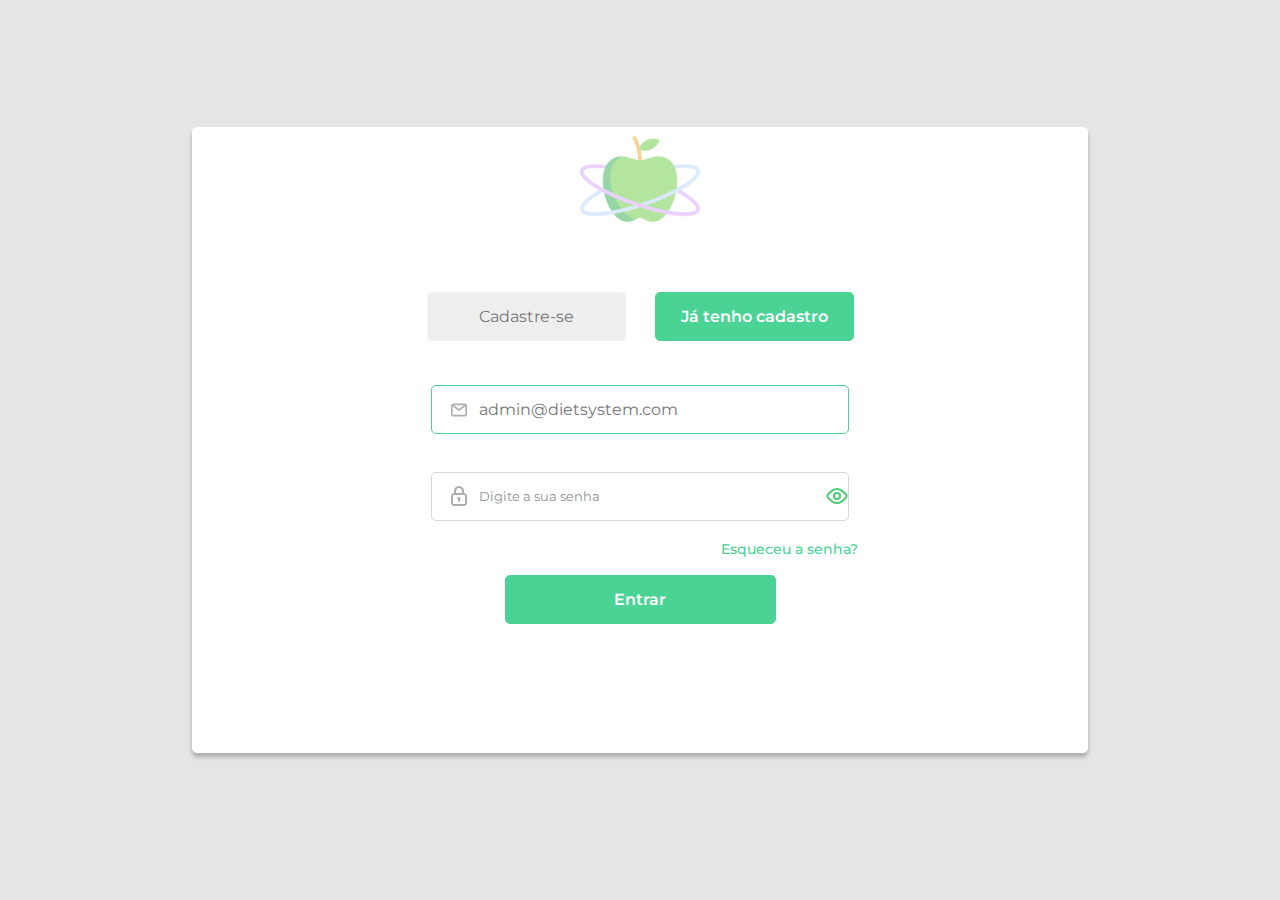
<file: index.html>
<!DOCTYPE html>

<html>

<head>
    <meta charset="utf-8" />
    <meta http-equiv="X-UA-Compatible" content="IE=edge" />
    <title></title>
    <meta name="description" content="" />
    <meta name="viewport" content="width=device-width, initial-scale=1" />
    <link rel="stylesheet" href="./style.css" />
    <link rel="preconnect" href="https://fonts.googleapis.com" />
    <link rel="preconnect" href="https://fonts.gstatic.com" crossorigin />
    <link href="https://fonts.googleapis.com/css2?family=Montserrat:wght@100;300;400;500;600&display=swap"
        rel="stylesheet" />
    <link rel="stylesheet" href="https://cdnjs.cloudflare.com/ajax/libs/font-awesome/4.7.0/css/font-awesome.min.css" />

</head>

<body>
    <main>
        <div class="conteiner">
            <img src="./images/apple (1) 1.svg" alt="logo-aplle" id="logo" />
            <form action="./cadastro.html" method="get">
                <button id="cadastro" class="button"> Cadastre-se</button>
            </form>
            <input type="button" value="Já tenho cadastro" id="ja-cadastrado" class="button" />
            <div class="usuario">
                <img src="./images/mail.svg" alt="icon-email" class="input-icon" />
                <input type="text" placeholder="admin@dietsystem.com" name="usuario" id="user-campo" />
            </div>
            <div class="senha">
                <img src="./images/senha.svg" alt="icon-senha" class="input-icon" />
                <input type="password" placeholder="Digite a sua senha" name="senha" id="senha-campo" />
                <img src="./images/view-senha.svg" alt="icon-view" id="viewer">
            </div>
            <a href="./recupera-senha.html" id="esqueci">Esqueceu a senha?</a>
            <input type="Submit" value="Entrar" id="login" class="button" />
        </div>

    </main>


</body>

</html>
</file>
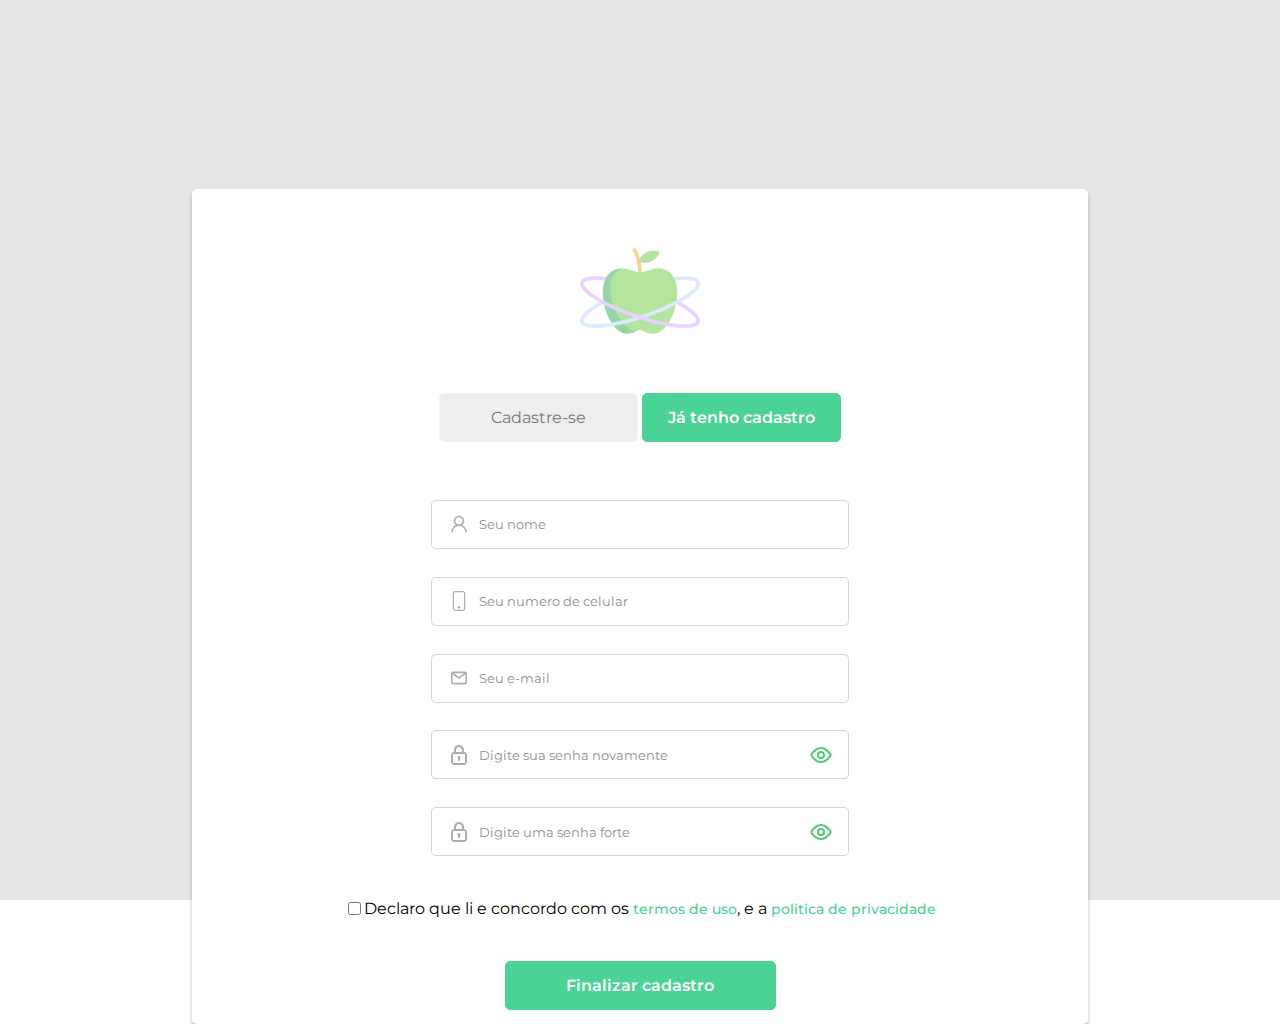
<file: cadastro.html>
<!DOCTYPE html>

<html>

<head>
    <meta charset="utf-8" />
    <meta http-equiv="X-UA-Compatible" content="IE=edge" />
    <title></title>
    <meta name="description" content="" />
    <meta name="viewport" content="width=device-width, initial-scale=1" />
    <link rel="stylesheet" href="./style.css" />
    <link rel="preconnect" href="https://fonts.googleapis.com" />
    <link rel="preconnect" href="https://fonts.gstatic.com" crossorigin />
    <link href="https://fonts.googleapis.com/css2?family=Montserrat:wght@100;300;400;500;600&display=swap"
        rel="stylesheet" />
    <link rel="stylesheet" href="https://cdnjs.cloudflare.com/ajax/libs/font-awesome/4.7.0/css/font-awesome.min.css" />
</head>

<body>
    <main id="diff">
        <div class="conteiner3">
            <img src="./images/apple (1) 1.svg" alt="logo-aplle" id="logo1" />

            <div class="buttons">
                <button id="cadastro1" class="button">Cadastre-se</button>
                <button id="ja-cadastrado1" class="button"> Já tenho cadastro</button>
            </div>
            <div class="campos" id="nome">
                <img src="./images/user.svg" alt="icon-senha" class="input-icon" />
                <input type="text" placeholder="Seu nome" name="senha" class="campo" />
            </div>
            <div class="campos" id="phone">
                <img src="./images/phone.svg" alt="icon-senha" class="input-icon" />
                <input type="text" placeholder="Seu numero de celular" name="telefone" data-mask="(00) 0000-0000"
                    data-mask-selectonfocus="true" class="campo" />
            </div>
            <div class="campos" id="email">
                <img src="./images/mail.svg" alt="icon-senha" class="input-icon" />
                <input type="text" placeholder="Seu e-mail" name="senha" class="campo" />
            </div>
            <div class="senha" id="senha1">
                <img src="./images/senha.svg" alt="icon-senha" class="input-icon" />
                <input type="password" placeholder="Digite sua senha novamente" name="senha" id="senha-campo" />
                <img src="./images/view-senha.svg" alt="icon-view" id="viewer-novs" />
            </div>
            <div class="senha2" id="senha2">
                <img src="./images/senha.svg" alt="icon-senha" class="input-icon" />
                <input type="password" placeholder="Digite uma senha forte" name="senha" id="senha-campo" />
                <img src="./images/view-senha.svg" alt="icon-view" id="viewer-novs" />
            </div>
            <div class="termo">
                <input type="checkbox" name="sa" id="concordo" />
                <div class="texto">
                    <p>Declaro que li e concordo com os<a href="#"> termos de uso</a>, e a <a href="#">politica de
                            privacidade</a></p>
                </div>

            </div>
            <input type="Submit" value="Finalizar cadastro" id="cadastrar" class="button" />
        </div>




        </div>
    </main>
</body>

</html>
</file>
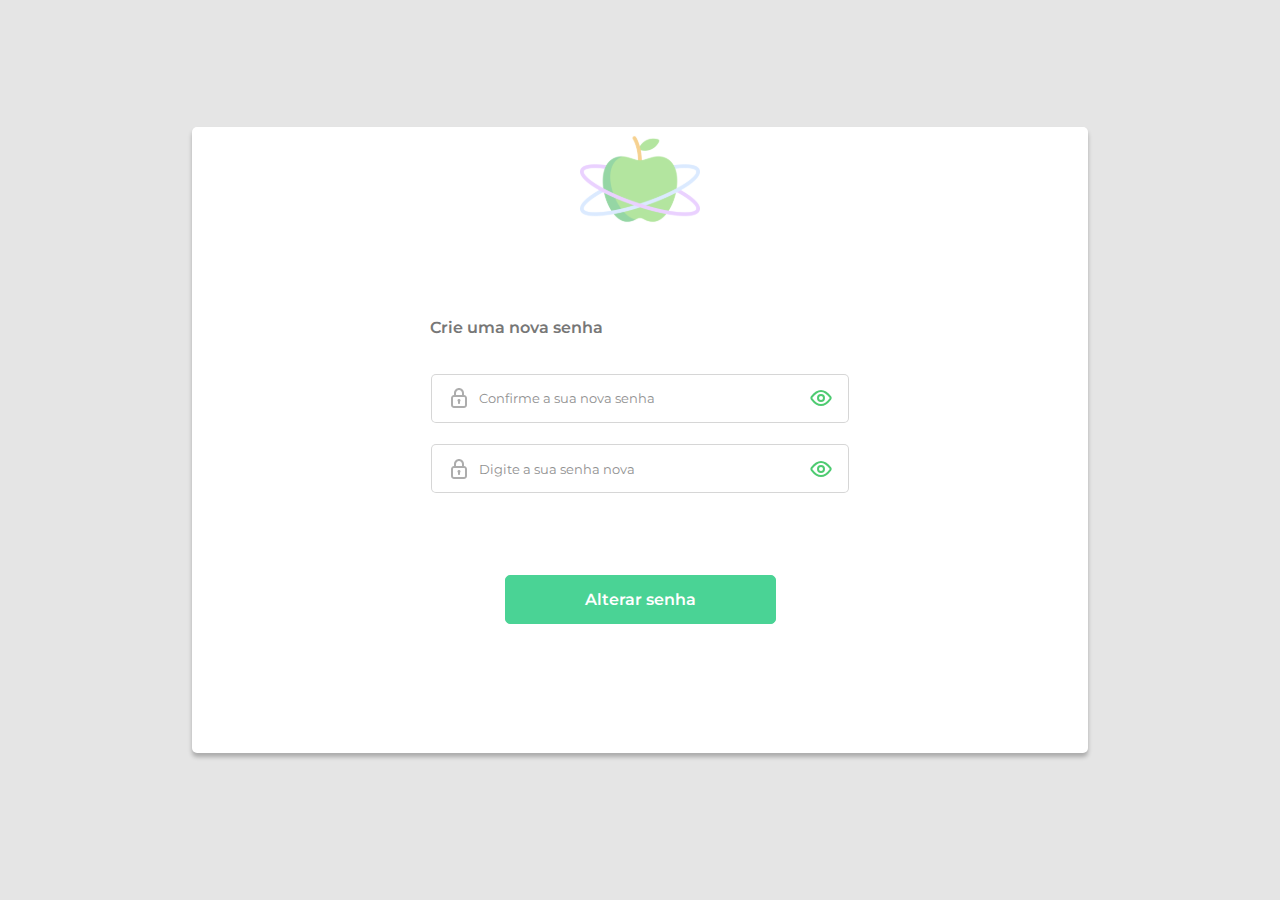
<file: nova-senha.html>
<!DOCTYPE html>

<html>

<head>
    <meta charset="utf-8" />
    <meta http-equiv="X-UA-Compatible" content="IE=edge" />
    <title></title>
    <meta name="description" content="" />
    <meta name="viewport" content="width=device-width, initial-scale=1" />
    <link rel="stylesheet" href="./style.css" />
    <link rel="preconnect" href="https://fonts.googleapis.com" />
    <link rel="preconnect" href="https://fonts.gstatic.com" crossorigin />
    <link href="https://fonts.googleapis.com/css2?family=Montserrat:wght@100;300;400;500;600&display=swap"
        rel="stylesheet" />
    <link rel="stylesheet" href="https://cdnjs.cloudflare.com/ajax/libs/font-awesome/4.7.0/css/font-awesome.min.css" />

</head>

<body>
    <main>
        <div class="conteiner">
            <img src="./images/apple (1) 1.svg" alt="logo-aplle" id="logo" />
            <Label>Crie uma nova senha</Label>
            <div class="senha">
                <img src="./images/senha.svg" alt="icon-senha" class="input-icon" />
                <input type="password" placeholder="Digite a sua senha nova" name="senha" id="senha-campo" />
                <img src="./images/view-senha.svg" alt="icon-view" id="viewer-novs">
            </div>
            <div class="senha2">
                <img src="./images/senha.svg" alt="icon-senha" class="input-icon" />
                <input type="password" placeholder="Confirme a sua nova senha" name="senha" id="senha-campo" />
                <img src="./images/view-senha.svg" alt="icon-view" id="viewer-novs">
            </div>
            <input type="Submit" value="Alterar senha" id="login" class="button" />
        </div>

    </main>


</body>

</html>
</file>
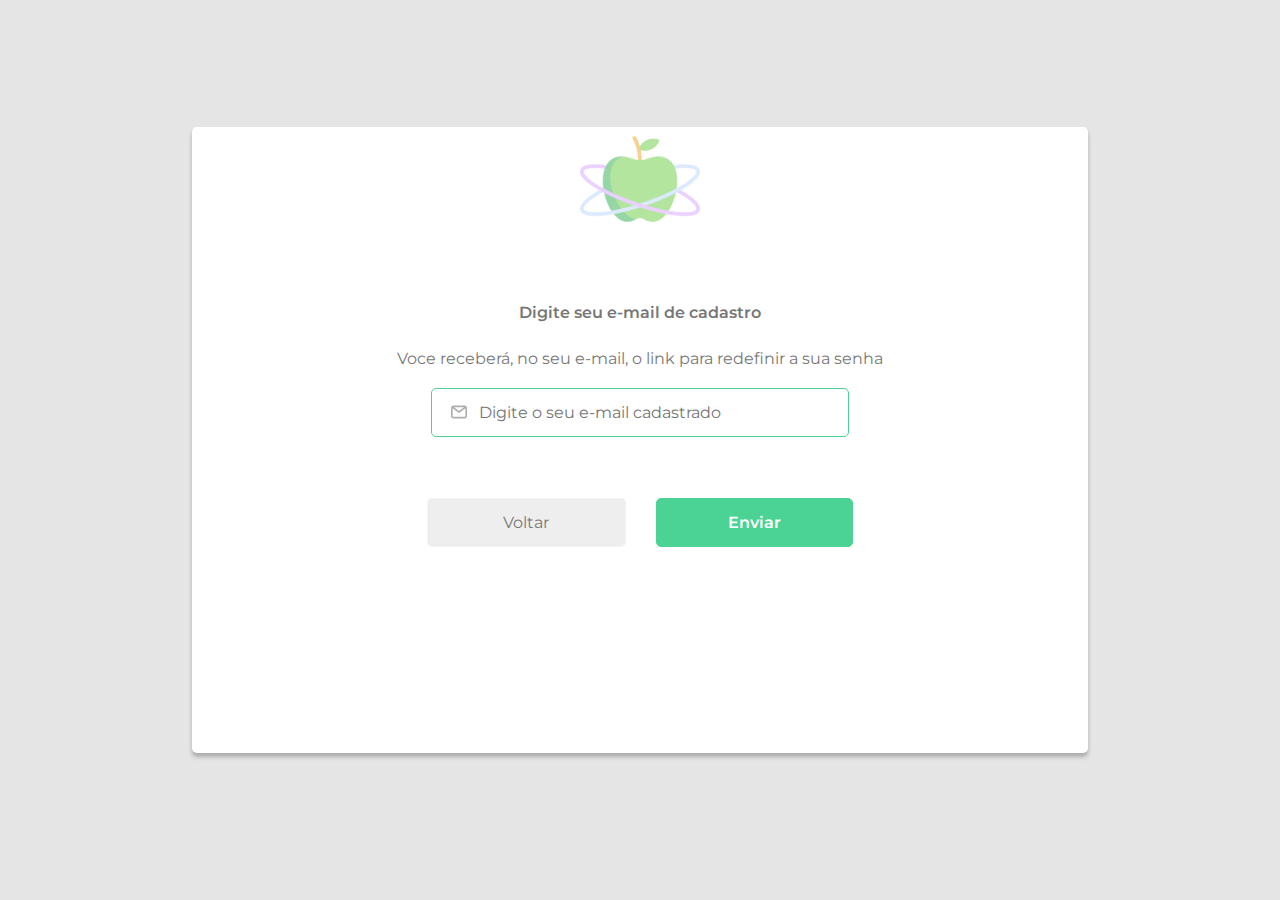
<file: recupera-senha.html>
<!DOCTYPE html>

<html>

<head>
    <meta charset="utf-8" />
    <meta http-equiv="X-UA-Compatible" content="IE=edge" />
    <title></title>
    <meta name="description" content="" />
    <meta name="viewport" content="width=device-width, initial-scale=1" />
    <link rel="stylesheet" href="./style.css" />
    <link rel="preconnect" href="https://fonts.googleapis.com" />
    <link rel="preconnect" href="https://fonts.gstatic.com" crossorigin />
    <link href="https://fonts.googleapis.com/css2?family=Montserrat:wght@100;300;400;500;600&display=swap"
        rel="stylesheet" />
    <link rel="stylesheet" href="https://cdnjs.cloudflare.com/ajax/libs/font-awesome/4.7.0/css/font-awesome.min.css" />
    <link href="https://fonts.googleapis.com/css2?family=Montserrat:wght@600&display=swap" rel="stylesheet">
</head>

<body>
    <main>
        <div class="conteiner">
            <img src="./images/apple (1) 1.svg" alt="logo-aplle" id="logo" />
            <div class="text">
                <h1>Digite seu e-mail de cadastro</h1>
                <p> Voce receberá, no seu e-mail, o link para redefinir a sua senha</p>
            </div>
            <div class="usuario">
                <img src="./images/mail.svg" alt="icon-email" class="input-icon" />
                <input type="text" placeholder="Digite o seu e-mail cadastrado" name="usuario" id="email-campo" />
            </div>

            <form class="button-rec" action="./index.html" method="get">
                <button id="voltar">Voltar</button>
            </form>
            <form class="button-rec" action="./nova-senha.html" method="get">
                <button id="envia">Enviar</button>
            </form>
        </div>
    </main>
</body>

</html>
</file>
<file: style.css>
hmtl,
body {
    margin: 0;
    padding: 0;

}

* {
    font-family: montserrat;
    font-size: 16px;
}

input {
    background-color: #ffffff00;
}

main {
    display: flex;
    height: 100vh;
    width: 100vw;
    flex-direction: column;
    align-items: center;
    justify-content: center;
    background-color: #E5E5E5;
    border: 000 solid 1px;
}

.conteiner {
    display: grid;
    grid-template-columns: 1fr 1fr;
    grid-template-rows: 1fr 1fr 1fr 1fr 1fr 1fr;
    width: 896px;
    height: 626px;
    align-items: center;
    justify-items: center;
    flex-direction: column;
    margin: 189px 272px 209px 272px;
    background: #FFFFFF;
    box-shadow: 0px 4px 4px rgba(0, 0, 0, 0.25);
    border-radius: 5px;
}

#logo {
    grid-row-start: 1;
    grid-column-start: 1;
    grid-column-end: 3;
    width: 120px;
    height: 104px;
    padding-bottom: 61px;
}

#esqueci {
    grid-row-start: 5;
    grid-column-start: 2;
    margin: 0 150px 0 0;



}

a {
    color: #4AD395;
    text-decoration: none;
    font-weight: 500;
    font-size: 14px;
}

a:hover {
    color: #318f65;
}

/* botoes=============================== */
#login {
    grid-column-start: 1;
    grid-column-end: 3;
    grid-row-start: 6;
    width: 271px;
    height: 49px;
    color: #FFFFFF;
    background: #4AD395;
    border: 1px solid #4AD395;
    box-sizing: border-box;
    border-radius: 5px;
    margin-bottom: 129px;
    font-weight: 600;
}

#cadastro {

    grid-column-start: 1;
    grid-column-end: 1;
    grid-row-start: 2;
    width: 199px;
    height: 49px;
    background: rgba(229, 229, 229, 0.65);
    border: 1px solid rgba(255, 255, 255, 0.3);
    box-sizing: border-box;
    border-radius: 5px;
    color: #777777;
    margin-left: 220px;
    margin-bottom: 44px;
    font-weight: 400;
}

#ja-cadastrado {

    grid-column-start: 2;
    grid-column-end: 2;
    grid-row-start: 2;
    width: 199px;
    height: 49px;
    color: #FFFFFF;
    background: #4AD395;
    border: 1px solid #4AD395;
    box-sizing: border-box;
    border-radius: 5px;
    margin-right: 220px;
    margin-bottom: 44px;
    font-weight: 600;
}

.button:hover {
    opacity: 80%;
}

#viewer {
    margin-left: 160px;
}



/*Campos=========================================  */
#senha-campo {
    border: none;
    outline-style: none;
    width: 50%;
    font-size: 13px;
    opacity: 80%;

}

#user-campo {
    border: none;
    outline-style: none;

}

.usuario {
    display: flex;
    flex-direction: row;
    flex-wrap: nowrap;
    align-items: center;
    grid-column-start: 1;
    grid-column-end: 3;
    grid-row-start: 3;
    width: 418px;
    height: 49px;
    margin-bottom: 36px;
    color: #777777;
    background: rgba(255, 255, 255, 0.65);
    border: 1px solid #4AD395;
    box-sizing: border-box;
    border-radius: 5px;
    padding-left: 19px;
    font-weight: 400;
}

.senha {
    display: flex;
    flex-direction: row;
    flex-wrap: nowrap;
    align-items: center;
    grid-column-start: 1;
    grid-column-end: 3;
    grid-row-start: 4;
    width: 418px;
    height: 49px;
    color: #777777;
    background: rgba(255, 255, 255, 0.65);
    border: 1px solid rgba(119, 119, 119, 0.3);
    box-sizing: border-box;
    border-radius: 5px;
    padding-left: 19px;
    font-weight: 400;

}

.input-icon {
    height: 20px;
    width: 16px;
    padding-right: 10px;
}

/* configs recupera-senha  */

#email-campo {
    border: none;
    outline-style: none;
    width: 90%;
}

.button-rec {

    grid-row-start: 4;
}

#envia {
    width: 197px;
    height: 49px;
    color: #FFFFFF;
    background: #4AD395;
    border: 1px solid #4AD395;
    box-sizing: border-box;
    border-radius: 5px;
    font-weight: 600;
    margin-right: 220px;
}

#voltar {
    width: 199px;
    height: 49px;
    background: rgba(229, 229, 229, 0.65);
    border: 1px solid rgba(255, 255, 255, 0.3);
    box-sizing: border-box;
    border-radius: 5px;
    color: #777777;
    margin-left: 220px;

    font-weight: 400;
}

/* Text configs */
.text {
    display: flex;
    flex-direction: column;
    grid-row-start: 2;
    grid-column-start: 1;
    grid-column-end: 3;
    align-items: center;

}

.text>p {
    font-weight: 400;
    color: #777777;

}

.text>h1 {
    font-family: montserrat;
    font-weight: 600;
    color: #777777;
}

/* Config nova-senha */
.senha2 {
    display: flex;
    flex-direction: row;
    flex-wrap: nowrap;
    align-items: center;
    grid-column-start: 1;
    grid-column-end: 3;
    grid-row-start: 3;
    width: 418px;
    height: 49px;
    color: #777777;
    background: rgba(255, 255, 255, 0.65);
    border: 1px solid rgba(119, 119, 119, 0.3);
    box-sizing: border-box;
    border-radius: 5px;
    padding-left: 19px;
    font-weight: 400;

}

/* coloca os icone de ver a senha no local certo e não corta 
a descrição dentro dos campos */
#viewer-novs {
    padding-left: 130px;
}

label {
    color: #777777;
    font-weight: 600;
    padding-left: 200px;

}

/* Config cadastro ===========================*/
#diff {
    display: flex;
    height: 100vh;
    width: 100vw;
    flex-direction: column;
    align-items: center;
    justify-content: flex-start;
    background-color: #E5E5E5;
    border: 000 solid 1px;
    flex-wrap: nowrap;
    align-content: space-around;
}

.conteiner3 {
    display: grid;
    grid-template-columns: 1fr 1fr;
    grid-template-rows: 1fr 1fr 1fr 1fr 1fr 1fr 1fr 1fr 1fr;
    width: 896px;
    height: 835px;
    align-items: center;
    justify-items: center;
    flex-direction: column;
    margin: 189px 272px 209px 272px;
    background: #FFFFFF;
    box-shadow: 0px 4px 4px rgba(0, 0, 0, 0.25);
    border-radius: 5px;
}

.campos {
    display: flex;
    flex-direction: row;
    flex-wrap: nowrap;
    align-items: center;
    grid-column-start: 1;
    grid-column-end: 3;
    grid-row-start: 4;
    width: 418px;
    height: 49px;
    color: #777777;
    background: rgba(255, 255, 255, 0.65);
    border: 1px solid rgba(119, 119, 119, 0.3);
    box-sizing: border-box;
    border-radius: 5px;
    padding-left: 19px;
    font-weight: 400;


}

.campo {
    border: none;
    outline-style: none;
    width: 50%;
    font-size: 13px;
    opacity: 80%;

}

#nome {
    grid-row-start: 3;

}

#senha1 {
    grid-row-start: 6;
}

#senha2 {
    grid-row-start: 7;
}

#phone {
    grid-row-start: 4;
}

#email {
    grid-row-start: 5;
}

#logo1 {
    grid-column-start: 1;
    grid-column-end: 3;
    grid-row-start: 1;
    margin: 50px 0 50px 0;
}

#cadastrar {
    grid-column-start: 1;
    grid-column-end: 3;
    grid-row-start: 9;
    width: 271px;
    height: 49px;
    color: #FFFFFF;
    background: #4AD395;
    border: 1px solid #4AD395;
    box-sizing: border-box;
    border-radius: 5px;
    font-weight: 600;
}

/* .junta {
    display: flex;
    flex-direction: column;
    align-items: flex-start;
    grid-column-start: 1;
    grid-column-end: 3;
    grid-row-start: 8;
} */

#cadastro1 {

    grid-row-start: 2;
    width: 199px;
    height: 49px;
    background: rgba(229, 229, 229, 0.65);
    border: 1px solid rgba(255, 255, 255, 0.3);
    box-sizing: border-box;
    border-radius: 5px;
    color: #777777;
    margin-left: 220px;
    margin-bottom: 44px;
    font-weight: 400;
}

#ja-cadastrado1 {

    width: 199px;
    height: 49px;
    color: #FFFFFF;
    background: #4AD395;
    border: 1px solid #4AD395;
    box-sizing: border-box;
    border-radius: 5px;
    margin-right: 220px;
    margin-bottom: 44px;
    font-weight: 600;

}

.buttons {
    grid-column-start: 1;
    grid-column-end: 3;
    grid-row-start: 2;
}

.termo {
    grid-column-start: 1;
    grid-column-end: 3;
    grid-row-start: 8;
    display: flex;
    flex-direction: row;
    flex-wrap: nowrap;
    align-items: center;


}

.texto>p {
    margin: 0;
}

.termo>a {
    margin: 0;
}
</file>
